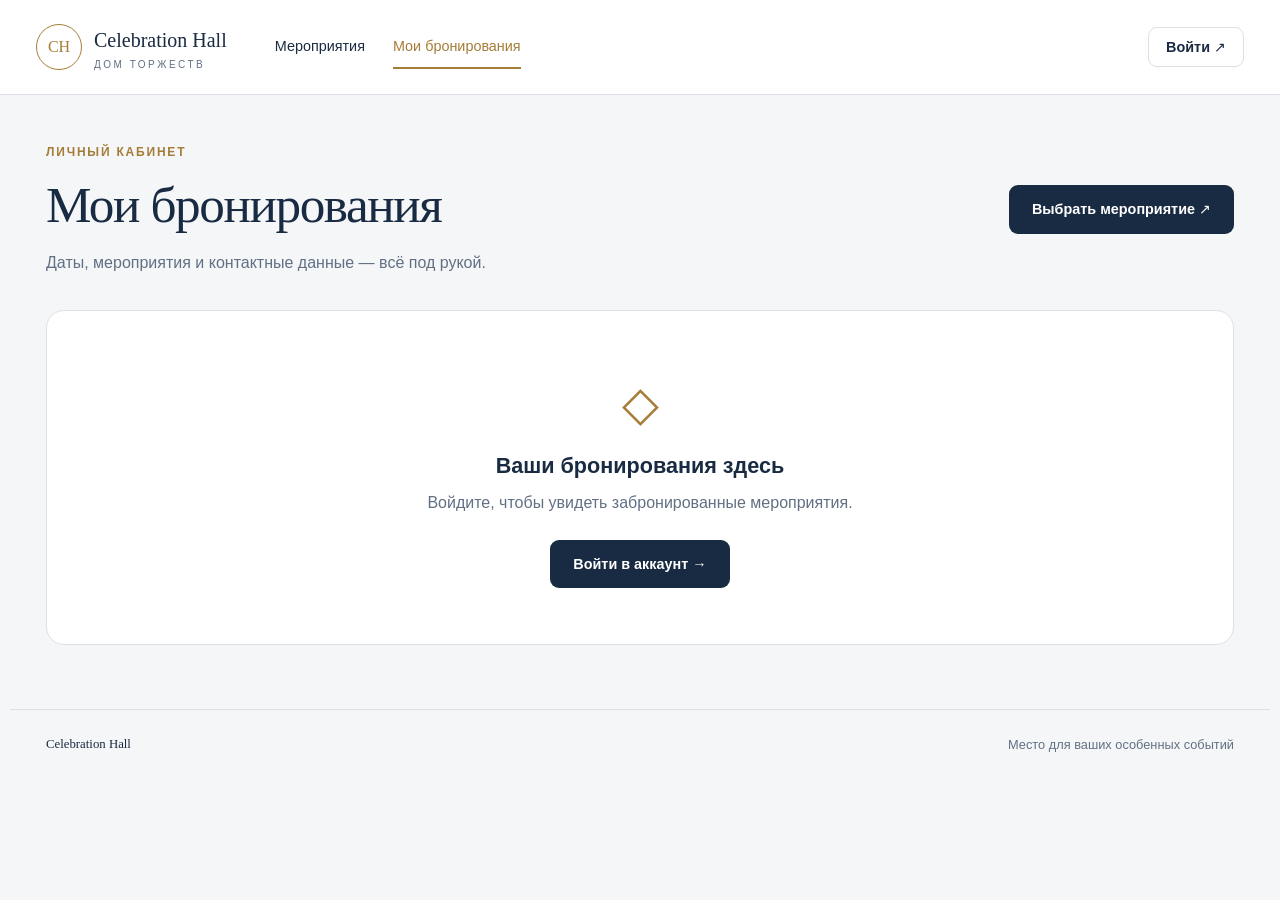
<file: static/bookings.html>
<!doctype html>
<html lang="ru">
  <head>
    <meta charset="utf-8" />
    <meta name="viewport" content="width=device-width, initial-scale=1" />
    <meta
      name="description"
      content="Дом торжеств Celebration Hall — мероприятия и бронирование на выбранную дату."
    />
    <title>Мои бронирования — Celebration Hall</title>
    <link rel="stylesheet" href="/static/css/style.css" />
    <script defer src="/static/js/api.js"></script>
    <script defer src="/static/js/auth.js"></script>
    <script defer src="/static/js/app.js"></script>
  </head>
  <body data-page="bookings">
    <a class="skip-link" href="#main">К содержимому</a>
    <header class="header">
      <div class="header-inner">
        <a class="brand" href="/">
          <span class="brand-mark" aria-hidden="true">CH</span>
          <span>Celebration Hall<small>ДОМ ТОРЖЕСТВ</small> </span>
        </a>
        <nav aria-label="Основная навигация">
          <a href="/">Мероприятия</a>
          <a href="/static/bookings.html" aria-current="page"
            >Мои бронирования</a
          >
        </nav>
        <div id="account" class="account"></div>
      </div>
    </header>
    <main id="main" class="container">
      <section class="page-heading heading-row">
        <div>
          <p class="eyebrow">ЛИЧНЫЙ КАБИНЕТ</p>
          <h1>Мои бронирования</h1>
          <p>Даты, мероприятия и контактные данные — всё под рукой.</p>
        </div>
        <a class="button primary" href="/">Выбрать мероприятие ↗</a>
      </section>
      <div id="bookings" class="bookings-list" aria-live="polite">
        <p class="notice">Загружаем ваши бронирования…</p>
      </div>
    </main>
    <footer class="footer container">
      <span>Celebration Hall</span>
      <span>Место для ваших особенных событий</span>
    </footer>
    <noscript>
      <p class="notice">
        Для загрузки мероприятий и бронирования включите JavaScript.
      </p>
    </noscript>
  </body>
</html>
</file>
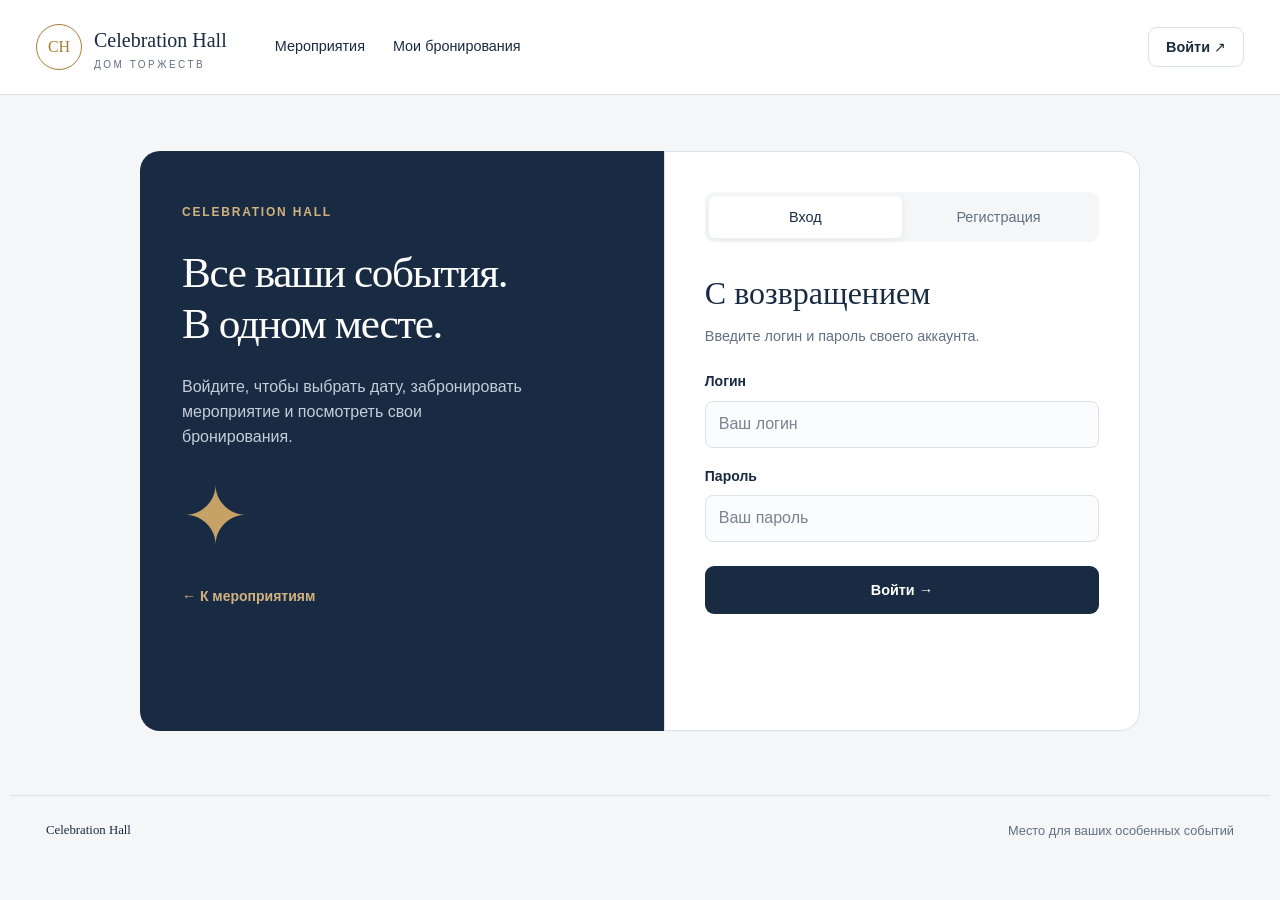
<file: static/login.html>
<!doctype html>
<html lang="ru">

<head>
    <meta charset="utf-8">
    <meta name="viewport" content="width=device-width, initial-scale=1">
    <meta name="description" content="Дом торжеств Celebration Hall — мероприятия и бронирование на выбранную дату.">
    <title>Личный кабинет — Celebration Hall</title>
    <link rel="stylesheet" href="/static/css/style.css">
    <script defer src="/static/js/api.js">
    </script>
    <script defer src="/static/js/auth.js">
    </script>
    <script defer src="/static/js/app.js">
    </script>
</head>

<body data-page="login">
    <a class="skip-link" href="#main">К содержимому</a>
    <header class="header">
        <div class="header-inner">
            <a class="brand" href="/">
                <span class="brand-mark" aria-hidden="true">CH</span>
                <span>Celebration Hall<small>ДОМ ТОРЖЕСТВ</small>
                </span>
            </a>
            <nav aria-label="Основная навигация">
                <a href="/">Мероприятия</a>
                <a href="/static/bookings.html">Мои бронирования</a>
            </nav>
            <div id="account" class="account">
            </div>
        </div>
    </header>
    <main id="main" class="container">
        <div class="auth-layout">
            <section class="auth-intro">
                <p class="eyebrow">CELEBRATION HALL</p>
                <h1>Все ваши события.<br>В одном месте.</h1>
                <p>Войдите, чтобы выбрать дату, забронировать мероприятие и посмотреть свои бронирования.</p>
                <div class="auth-ornament" aria-hidden="true">✦</div>
                <a href="/" class="text-link">← К мероприятиям</a>
            </section>
            <section class="auth-card" aria-labelledby="auth-title">
                <div class="auth-tabs" role="group" aria-label="Вход или регистрация">
                    <button type="button" id="login-tab" aria-pressed="true">Вход</button>
                    <button type="button" id="register-tab" aria-pressed="false">Регистрация</button>
                </div>
                <h2 id="auth-title">С возвращением</h2>
                <p id="auth-description" class="muted">Введите логин и пароль своего аккаунта.</p>
                <form id="auth-form">
                    <label for="username">Логин</label>
                    <input id="username" name="username" autocomplete="username" required maxlength="80"
                        placeholder="Ваш логин">
                    <label for="password">Пароль</label>
                    <input id="password" name="password" type="password" autocomplete="current-password" required
                        maxlength="72" placeholder="Ваш пароль">
                    <p class="hint" id="password-hint" hidden>Не менее 4 символов.</p>
                    <button class="button primary full-width" id="auth-submit" type="submit">Войти →</button>
                    <p id="auth-message" class="message" role="status">
                    </p>
                </form>
            </section>
        </div>
    </main>
    <footer class="footer container">
        <span>Celebration Hall</span>
        <span>Место для ваших особенных событий</span>
    </footer>
    <noscript>
        <p class="notice">Для загрузки мероприятий и бронирования включите JavaScript.</p>
    </noscript>
</body>

</html>
</file>
<file: static/css/style.css>
:root {
  --ink: #192b42;
  --muted: #627084;
  --paper: #f5f6f8;
  --line: #dce1e8;
  --gold: #a67c36;
  --white: #fff;
  --radius: 18px;
  font-family: Arial, Helvetica, sans-serif;
  color: var(--ink);
  background: var(--paper);
  font-synthesis: none;
}
* {
  box-sizing: border-box;
}
body {
  margin: 0;
  line-height: 1.55;
}
button,
input {
  font: inherit;
}
button,
a,
input {
  -webkit-tap-highlight-color: transparent;
}
a {
  color: inherit;
  text-decoration: none;
}
button {
  cursor: pointer;
}
button:disabled {
  cursor: default;
  opacity: 0.45;
}
a:focus-visible,
button:focus-visible,
input:focus-visible {
  outline: 3px solid #b58b42;
  outline-offset: 4px;
}
h1,
h2,
h3,
p {
  margin: 0;
}
h1,
h2,
h3 {
  line-height: 1.2;
}
h1 {
  font-family: Georgia, "Times New Roman", serif;
  font-weight: 400;
  font-size: clamp(2.2rem, 4vw, 3.6rem);
  letter-spacing: -1.4px;
}
h2 {
  font-size: 1.35rem;
}
h3 {
  font-size: 1.2rem;
}
p {
  overflow-wrap: anywhere;
}
.container {
  max-width: 1260px;
  margin: auto;
  padding-left: 36px;
  padding-right: 36px;
}
.header {
  background: #fff;
  border-bottom: 1px solid var(--line);
}
.header-inner {
  max-width: 1332px;
  margin: auto;
  min-height: 94px;
  padding: 18px 36px;
  display: flex;
  align-items: center;
  gap: 48px;
}
.brand {
  display: flex;
  align-items: center;
  gap: 12px;
  font-family: Georgia, serif;
  font-size: 1.25rem;
  white-space: nowrap;
}
.brand-mark {
  display: grid;
  place-items: center;
  width: 46px;
  height: 46px;
  border: 1px solid var(--gold);
  border-radius: 50%;
  color: var(--gold);
  font-size: 1rem;
}
.brand small {
  display: block;
  font:
    10px Arial,
    sans-serif;
  letter-spacing: 2.5px;
  margin-top: 3px;
  color: var(--muted);
}
nav {
  display: flex;
  gap: 28px;
  font-size: 0.9rem;
}
nav a {
  padding: 10px 0;
  border-bottom: 2px solid transparent;
}
nav a[aria-current] {
  border-color: var(--gold);
  color: var(--gold);
}
.account {
  margin-left: auto;
  display: flex;
  align-items: center;
  gap: 15px;
}
.account-name {
  font-size: 0.875rem;
  max-width: 140px;
  overflow: hidden;
  text-overflow: ellipsis;
  white-space: nowrap;
}
.button {
  display: inline-flex;
  justify-content: center;
  align-items: center;
  gap: 16px;
  min-height: 48px;
  padding: 12px 22px;
  border-radius: 9px;
  font-weight: 600;
  font-size: 0.9rem;
  border: 1px solid transparent;
  transition: background 0.15s;
}
.primary {
  color: white;
  background: var(--ink);
}
.primary:hover {
  background: #2b4665;
}
.secondary {
  background: transparent;
  border-color: var(--line);
}
.secondary:hover {
  background: #edf0f4;
}
.small {
  min-height: 40px;
  padding: 8px 17px;
}
.full-width {
  width: 100%;
}
.page-heading {
  padding: 48px 0 34px;
}
.eyebrow {
  font-size: 0.75rem;
  letter-spacing: 1.8px;
  font-weight: 600;
  color: var(--gold);
}
.page-heading h1 {
  margin: 12px 0 16px;
}
.page-heading > p:last-child,
.page-heading > div > p:last-child {
  color: var(--muted);
  max-width: 650px;
}
.workspace {
  display: grid;
  grid-template-columns: minmax(0, 1fr) 370px;
  gap: 32px;
  align-items: start;
}
.section-heading {
  display: flex;
  align-items: center;
  justify-content: space-between;
  margin: 4px 0 20px;
}
.section-heading .muted {
  font-size: 0.875rem;
}
.event-grid {
  display: grid;
  grid-template-columns: repeat(2, minmax(0, 1fr));
  gap: 20px;
}
.event-card {
  background: white;
  border: 1px solid var(--line);
  border-radius: var(--radius);
  padding: 24px;
  display: flex;
  flex-direction: column;
  min-height: 300px;
  transition:
    border-color 0.15s,
    box-shadow 0.15s;
}
.event-card.selected {
  border-color: var(--gold);
  box-shadow: 0 0 0 1px var(--gold);
}
.event-card-top {
  display: flex;
  align-items: center;
  justify-content: space-between;
  margin-bottom: 24px;
}
.event-number {
  font-family: Georgia, serif;
  color: #788496;
  font-size: 1rem;
}
.event-symbol {
  color: var(--gold);
  font-size: 2rem;
  line-height: 1;
}
.event-card h3 {
  font-family: Georgia, serif;
  font-size: 1.6rem;
  font-weight: 400;
  margin-bottom: 14px;
}
.event-description {
  color: var(--muted);
  font-size: 0.95rem;
  margin-bottom: 18px;
}
.event-meta {
  font-size: 0.8rem;
  color: var(--muted);
  margin-top: auto;
  margin-bottom: 18px;
}
.choose-event {
  background: none;
  border: 0;
  border-top: 1px solid var(--line);
  padding: 16px 0 0;
  text-align: left;
  color: var(--ink);
  font-weight: 600;
  font-size: 0.875rem;
}
.choose-event:hover {
  color: var(--gold);
}
.selected .choose-event {
  color: #896322;
}
.booking-panel {
  padding: 26px;
  background: white;
  border: 1px solid var(--line);
  border-radius: var(--radius);
  box-shadow: 0 10px 32px #192b4208;
}
.panel-top {
  display: flex;
  justify-content: space-between;
  color: var(--gold);
  margin-bottom: 13px;
}
.panel-top .eyebrow {
  font-size: 0.7rem;
}
.selected-event {
  margin: 20px 0;
  padding: 16px 0;
  border-top: 1px solid var(--line);
  border-bottom: 1px solid var(--line);
}
.selected-event h3 {
  font-size: 1rem;
  margin-bottom: 8px;
}
.selected-event p {
  font-size: 0.875rem;
}
fieldset {
  border: 0;
  margin: 0;
  padding: 0;
  min-width: 0;
}
label,
.field-label {
  display: block;
  font-size: 0.875rem;
  font-weight: 600;
  margin: 18px 0 8px;
}
input {
  width: 100%;
  min-height: 46px;
  padding: 10px 13px;
  border: 1px solid var(--line);
  border-radius: 8px;
  background: #fbfcfd;
  color: var(--ink);
}
input::placeholder {
  color: #7a8390;
}
.calendar {
  margin-top: 10px;
}
.calendar-heading {
  display: flex;
  align-items: center;
  justify-content: space-between;
  margin-bottom: 12px;
}
.calendar-heading strong {
  font-size: 0.9rem;
  text-transform: capitalize;
}
.icon-button {
  width: 32px;
  height: 32px;
  background: white;
  border: 1px solid var(--line);
  border-radius: 7px;
  font-size: 1.35rem;
  color: var(--ink);
  line-height: 1;
}
.weekdays,
.calendar-days {
  display: grid;
  grid-template-columns: repeat(7, minmax(0, 1fr));
  gap: 4px;
  text-align: center;
}
.weekdays {
  font-size: 0.75rem;
  color: var(--muted);
  margin-bottom: 6px;
}
.day {
  height: 36px;
  border: 1px solid transparent;
  border-radius: 8px;
  background: transparent;
  font-size: 0.875rem;
  color: var(--ink);
}
.day:hover:not(:disabled) {
  background: #edf0f4;
}
.day.today {
  border-color: #b7c0cc;
}
.day[aria-pressed="true"] {
  background: var(--ink);
  color: #fff;
}
.day[aria-pressed="true"]:hover {
  background: #2b4665;
}
.day:disabled {
  color: #929baa;
  opacity: 0.45;
}
.date-caption {
  font-size: 0.875rem;
  color: var(--ink);
  margin-top: 14px;
}
.hint {
  font-size: 0.8rem;
  color: var(--muted);
  margin-top: 9px;
  line-height: 1.5;
}
form .primary {
  margin-top: 24px;
}
.message {
  font-size: 0.875rem;
  margin-top: 14px;
  line-height: 1.5;
}
.message:empty {
  display: none;
}
.error {
  color: #ab3434;
}
.success {
  color: #28714b;
}
.muted {
  color: var(--muted);
}
#booking-success {
  margin-top: 15px;
}
.footer {
  margin-top: 64px;
  padding-top: 25px;
  padding-bottom: 28px;
  border-top: 1px solid var(--line);
  display: flex;
  justify-content: space-between;
  gap: 15px;
  color: var(--muted);
  font-size: 0.8rem;
}
.footer span:first-child {
  font-family: Georgia, serif;
  color: var(--ink);
}
.auth-layout {
  display: grid;
  grid-template-columns: 1.1fr 1fr;
  max-width: 1000px;
  min-height: 580px;
  margin: 56px auto;
  align-items: stretch;
}
.auth-intro {
  background: var(--ink);
  color: white;
  border-radius: 20px 0 0 20px;
  padding: 52px 42px;
  position: relative;
  overflow: hidden;
}
.auth-intro .eyebrow {
  color: #d1b17e;
}
.auth-intro h1 {
  font-size: 2.7rem;
  margin: 25px 0;
}
.auth-intro > p:not(.eyebrow) {
  color: #c4cedb;
  max-width: 340px;
}
.auth-ornament {
  font-size: 5rem;
  color: #c6a267;
  margin: 15px 0;
  line-height: 1.3;
}
.text-link {
  color: var(--gold);
  font-weight: 600;
  font-size: 0.875rem;
}
.auth-intro .text-link {
  color: #d1b17e;
}
.auth-card {
  background: white;
  border: 1px solid var(--line);
  border-radius: 0 20px 20px 0;
  padding: 40px;
}
.auth-tabs {
  display: flex;
  background: var(--paper);
  border-radius: 9px;
  padding: 4px;
  margin-bottom: 32px;
}
.auth-tabs button {
  flex: 1;
  background: transparent;
  border: 0;
  padding: 10px 4px;
  border-radius: 6px;
  color: var(--muted);
  font-size: 0.9rem;
}
.auth-tabs button[aria-pressed="true"] {
  background: white;
  color: var(--ink);
  box-shadow: 0 2px 6px #192b4210;
}
.auth-card h2 {
  font-family: Georgia, serif;
  font-weight: 400;
  font-size: 2rem;
  margin-bottom: 12px;
}
.auth-card > .muted {
  font-size: 0.9rem;
  margin-bottom: 24px;
}
.heading-row {
  display: flex;
  align-items: center;
  justify-content: space-between;
  gap: 24px;
}
.booking-card {
  display: flex;
  align-items: center;
  gap: 26px;
  background: white;
  border: 1px solid var(--line);
  border-radius: 14px;
  padding: 24px;
  margin-bottom: 16px;
}
.date-tile {
  flex-shrink: 0;
  width: 94px;
  padding: 14px 6px;
  background: #edf1f6;
  border-radius: 10px;
  text-align: center;
}
.date-tile strong {
  display: block;
  font-family: Georgia, serif;
  font-size: 2.25rem;
  line-height: 1.2;
  font-weight: 400;
}
.date-tile span {
  font-size: 0.75rem;
}
.booking-info {
  flex: 1;
}
.booking-info h2 {
  font-size: 1.2rem;
  margin: 8px 0;
}
.booking-info > .muted,
.booking-contacts {
  font-size: 0.875rem;
}
.badge {
  font-size: 0.8rem;
  background: #e9f4ee;
  color: #28714b;
  border-radius: 30px;
  padding: 7px 13px;
  white-space: nowrap;
}
.badge.past {
  background: #edf0f4;
  color: var(--muted);
}
.empty-state {
  background: white;
  border: 1px solid var(--line);
  border-radius: 18px;
  text-align: center;
  padding: 56px 24px;
}
.empty-state h2 {
  margin: 12px 0;
}
.empty-state .button {
  margin-top: 24px;
}
.empty-symbol {
  font-size: 3rem;
  color: var(--gold);
}
.notice {
  padding: 24px;
  color: var(--muted);
  background: white;
  border: 1px solid var(--line);
  border-radius: 12px;
  grid-column: 1/-1;
}
.sr-only {
  position: absolute;
  width: 1px;
  height: 1px;
  padding: 0;
  margin: -1px;
  overflow: hidden;
  clip: rect(0, 0, 0, 0);
  white-space: nowrap;
  border: 0;
}
.skip-link {
  position: fixed;
  left: 12px;
  top: -100px;
  z-index: 5;
  background: white;
  padding: 12px;
}
.skip-link:focus {
  top: 12px;
}
@media (min-width: 1100px) {
  .booking-panel {
    position: sticky;
    top: 24px;
  }
}
@media (max-width: 1000px) {
  .header-inner {
    gap: 24px;
  }
  .account-name {
    display: none;
  }
  .workspace {
    gap: 22px;
    grid-template-columns: minmax(0, 1fr) 340px;
  }
  .event-grid {
    grid-template-columns: 1fr;
  }
  .event-card {
    min-height: 0;
  }
  .booking-card {
    gap: 18px;
    flex-wrap: wrap;
  }
  .booking-contacts {
    margin-left: auto;
  }
  .auth-intro {
    padding: 36px 28px;
  }
  .auth-card {
    padding: 30px;
  }
}
@media (max-width: 720px) {
  .container {
    padding-left: 20px;
    padding-right: 20px;
  }
  .header-inner {
    padding: 16px 20px;
    flex-wrap: wrap;
    gap: 14px;
  }
  .brand {
    font-size: 1.1rem;
  }
  .brand-mark {
    width: 38px;
    height: 38px;
  }
  nav {
    order: 3;
    width: 100%;
    gap: 25px;
    font-size: 0.875rem;
  }
  .account {
    margin-left: auto;
  }
  .page-heading {
    padding: 32px 0 26px;
  }
  .page-heading h1 {
    letter-spacing: -0.8px;
  }
  .workspace {
    grid-template-columns: 1fr;
  }
  .event-grid {
    grid-template-columns: repeat(2, minmax(0, 1fr));
    gap: 12px;
  }
  .event-card {
    padding: 18px;
  }
  .event-card h3 {
    font-size: 1.35rem;
  }
  .event-card-top {
    margin-bottom: 18px;
  }
  .booking-panel {
    padding: 24px;
  }
  .day {
    height: 42px;
  }
  .footer {
    margin-top: 36px;
    flex-wrap: wrap;
  }
  .auth-layout {
    grid-template-columns: 1fr;
    margin: 28px auto;
  }
  .auth-intro {
    border-radius: 16px 16px 0 0;
    padding: 28px;
  }
  .auth-intro h1 {
    font-size: 2rem;
    margin: 16px 0;
  }
  .auth-ornament {
    display: none;
  }
  .auth-intro .text-link {
    display: inline-block;
    margin-top: 20px;
  }
  .auth-card {
    border-radius: 0 0 16px 16px;
    padding: 28px;
  }
  .heading-row {
    align-items: flex-start;
    flex-direction: column;
  }
  .booking-card {
    padding: 20px;
    gap: 16px;
  }
  .booking-info {
    min-width: 150px;
  }
  .booking-contacts {
    margin-left: 0;
    flex: 1;
  }
  .badge {
    white-space: normal;
  }
}
@media (max-width: 420px) {
  .event-grid {
    grid-template-columns: 1fr;
  }
  .brand small {
    letter-spacing: 1.5px;
  }
  .small {
    padding: 8px 12px;
  }
  .date-tile {
    width: 70px;
  }
  .booking-card {
    gap: 12px;
  }
}
@media (prefers-reduced-motion: reduce) {
  * {
    transition: none !important;
    scroll-behavior: auto !important;
  }
}

/* Booked dates remain legible even though the buttons are disabled. */
.day.booked:disabled {
  background: #fbe9e8;
  color: #a34747;
  border-color: #f0c8c5;
  opacity: 1;
  text-decoration: line-through;
}
.calendar-legend {
  display: flex;
  align-items: center;
  gap: 8px;
  margin-top: 12px;
  font-size: .8rem;
  color: var(--muted);
}
.booked-swatch {
  width: 13px;
  height: 13px;
  border: 1px solid #f0c8c5;
  border-radius: 4px;
  background: #fbe9e8;
}
#availability-retry { margin-top: 10px; }
[hidden] { display: none !important; }
</file>
